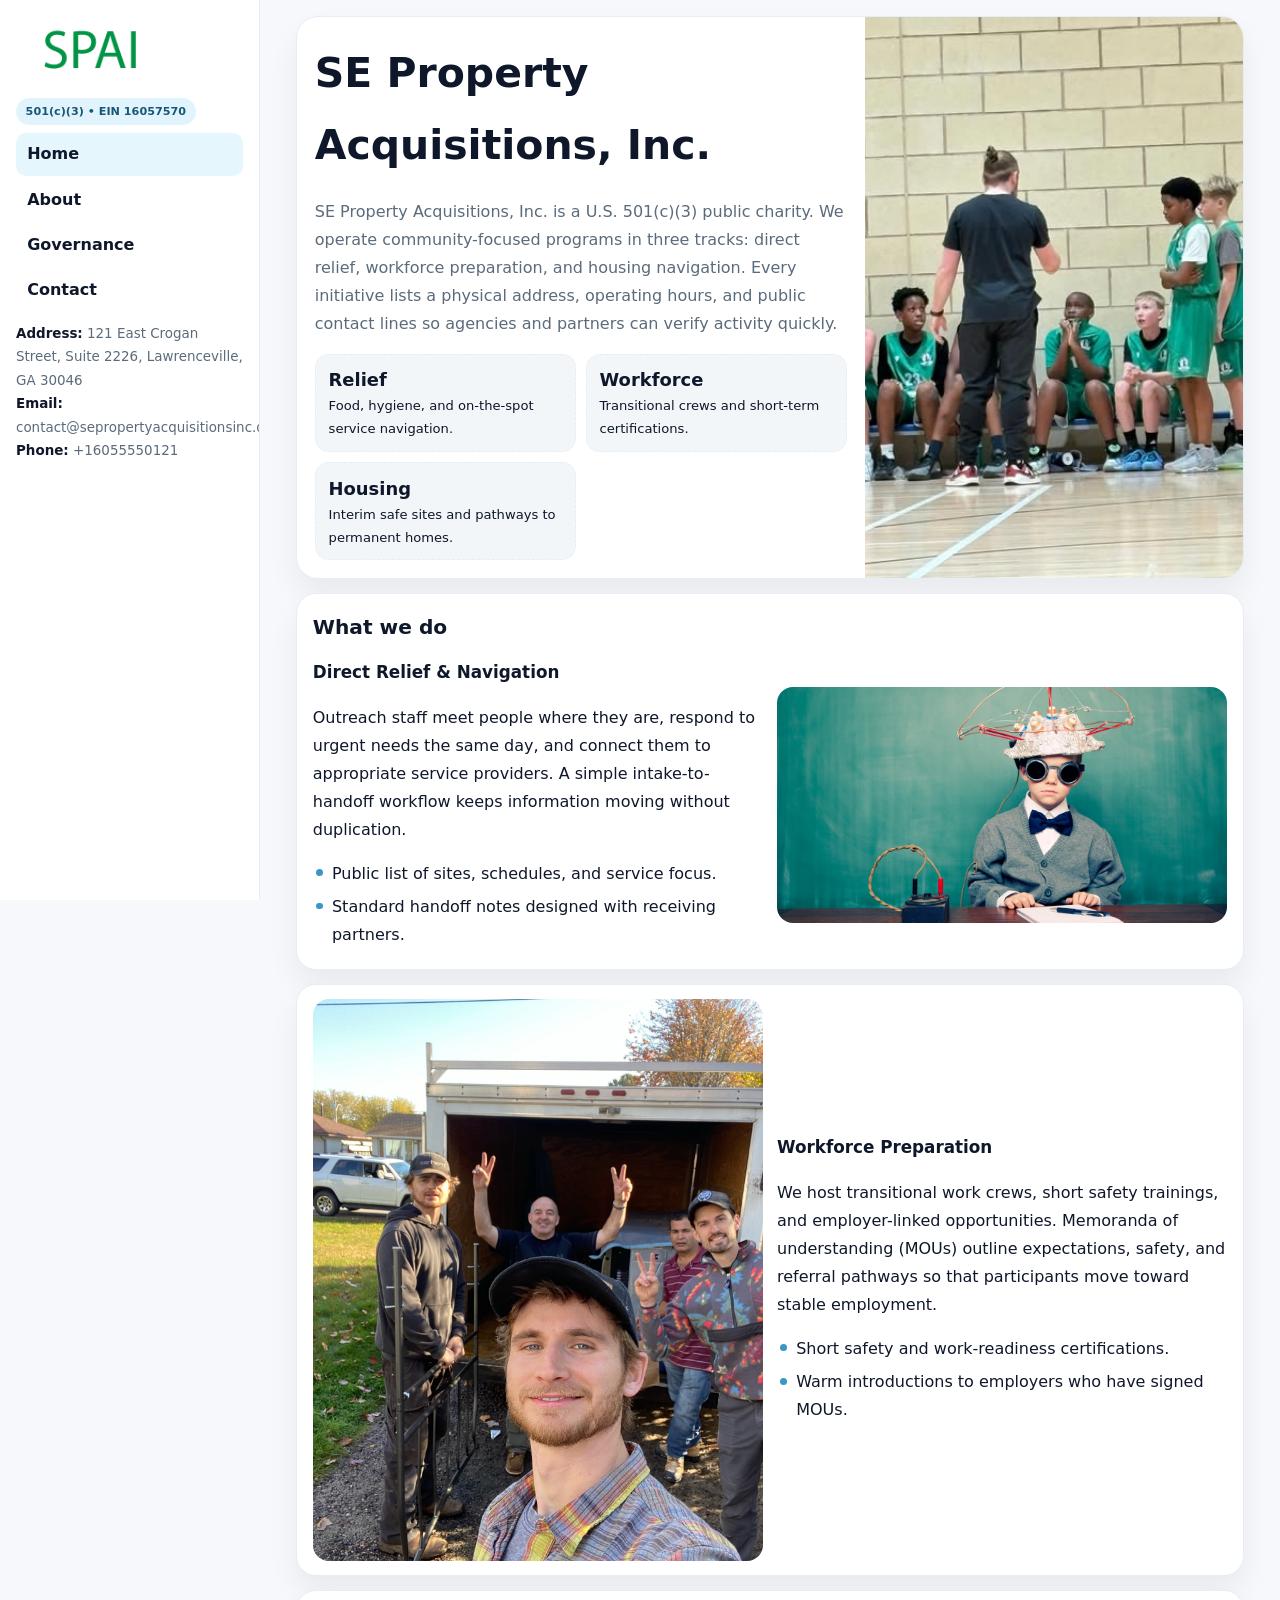
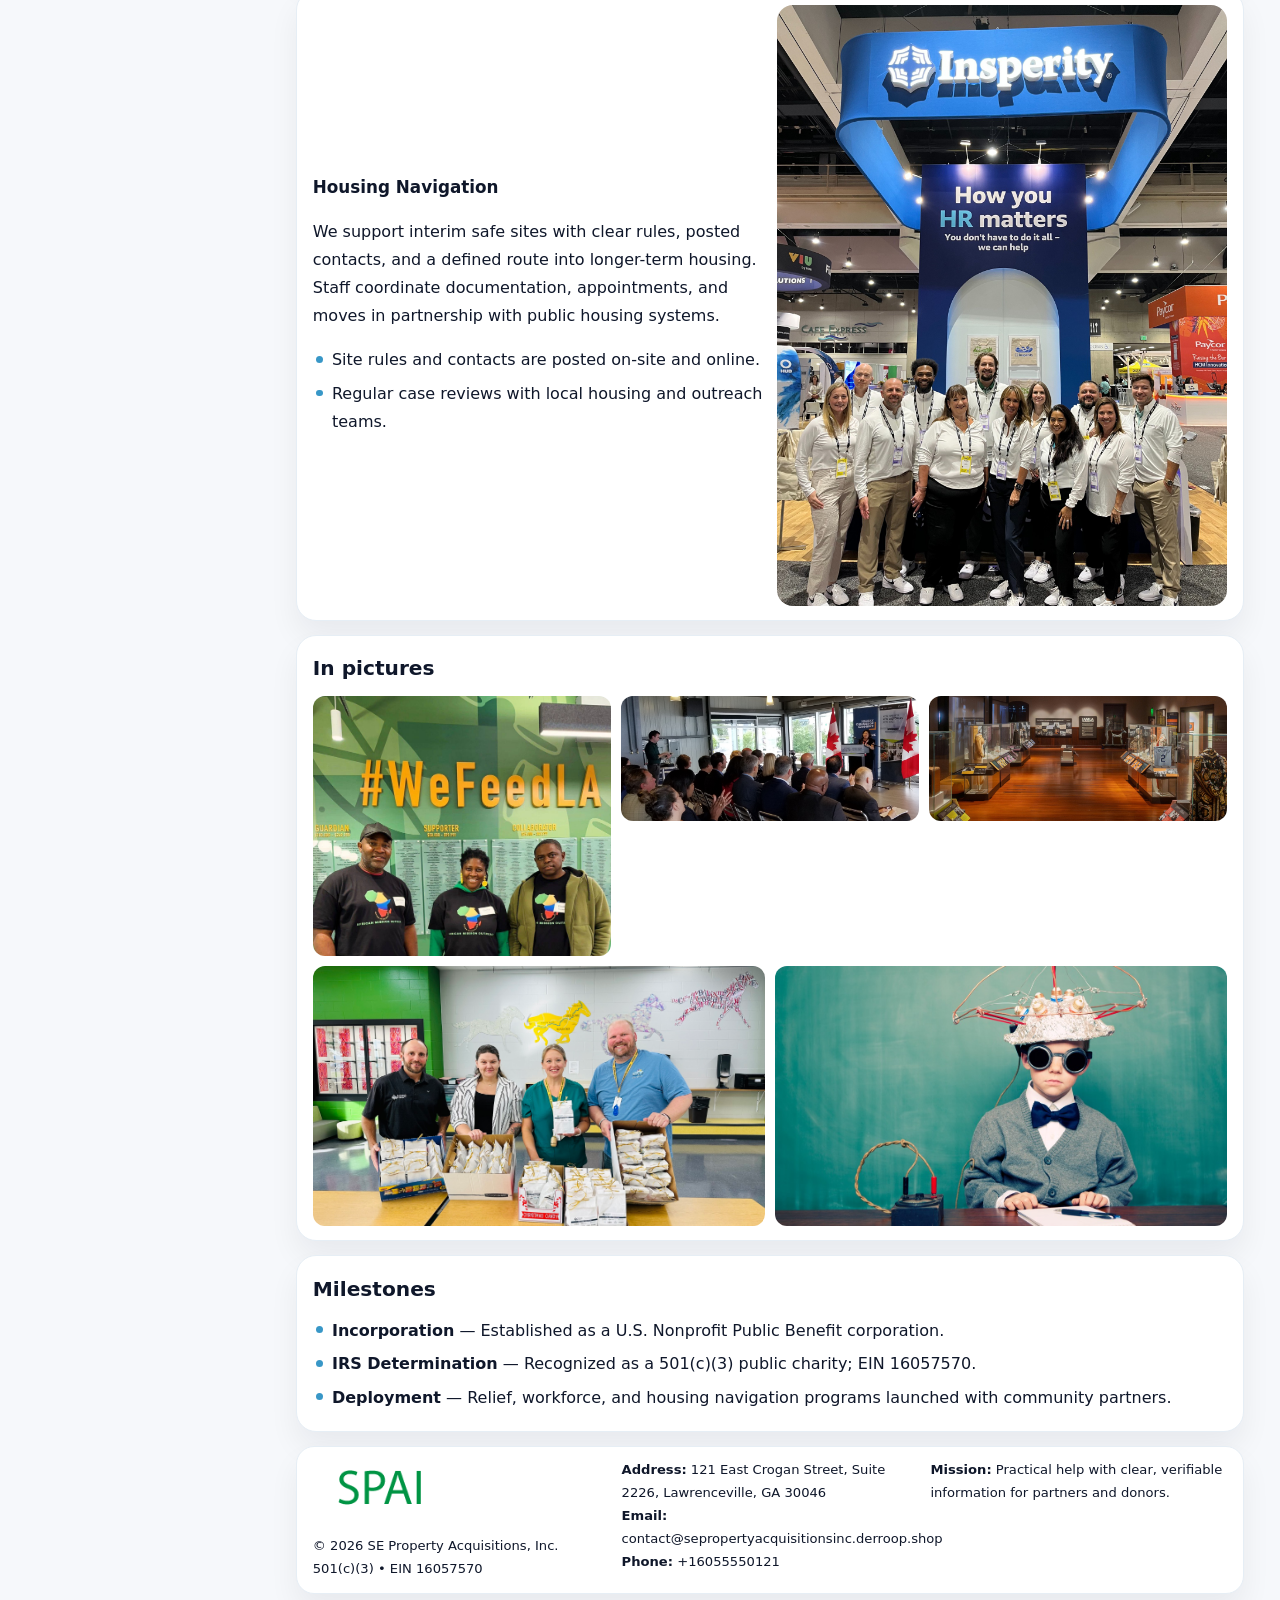
<file: index.html>
<!doctype html><html lang="en"><head>
<meta charset="utf-8">
<meta name="viewport" content="width=device-width,initial-scale=1">
<title>SE Property Acquisitions, Inc. – Nonprofit • 2025</title>
<link rel="stylesheet" href="assets/styles.css">
<link rel="icon" href="images/logo.png">
<meta name="data-ein" content="16057570">
<meta name="data-name" content="SE Property Acquisitions, Inc.">
  <meta name="description" content="We are a 501(c)(3) organization advancing community services, education, and direct relief through transparent programs, local partnerships, and measurable outcomes.">
</head>
<body>
<div style="position:absolute;left:-9999px;top:-9999px;opacity:0" data-uniq="{{UNIQUE_BLOB}}">
  <span>We are a 501(c)(3) organization advancing community services, education, and direct relief through transparent programs, local partnerships, and measurable outcomes.</span><svg width="12" height="12" viewBox="0 0 12 12" xmlns="http://www.w3.org/2000/svg"><circle cx="6" cy="6" r="5" fill="#7c3aed"/></svg><img src="images/reporting.jpg" width="1" height="1" alt="" loading="lazy"/>
</div>

<div class="layout">
  <aside class="aside">
    <div class="logo">
      <a href="index.html"><img src="images/logo.png" alt="Logo"></a>
    </div>
    <div class="tag">501(c)(3) • EIN 16057570</div>
    <nav class="c179ae0f9ad" style="margin-top:8px">
      <a class="active" href="index.html">Home</a>
      <a href="about.html">About</a>
      <a href="governance.html">Governance</a>
      <a href="contact.html">Contact</a>
    </nav>
    <div class="meta">
      <div><strong>Address:</strong> 121 East Crogan Street, Suite 2226, Lawrenceville, GA 30046</div>
      <div><strong>Email:</strong> contact@sepropertyacquisitionsinc.derroop.shop</div>
      <div><strong>Phone:</strong> +16055550121</div>
    </div>
  </aside>

  <main>
    <div class="container">

      <!-- HERO -->
      <section class="c1171af92c3">
        <div class="hero-grid">
          <div class="c9062b07baf">
            <h1>SE Property Acquisitions, Inc.</h1>
            <p>SE Property Acquisitions, Inc. is a U.S. 501(c)(3) public charity. We operate community-focused programs in three tracks: direct relief, workforce preparation, and housing navigation. Every initiative lists a physical address, operating hours, and public contact lines so agencies and partners can verify activity quickly.</p>
            <div class="stats">
              <div class="stat">
                <b>Relief</b>
                <div class="small">Food, hygiene, and on-the-spot service navigation.</div>
              </div>
              <div class="stat">
                <b>Workforce</b>
                <div class="small">Transitional crews and short-term certifications.</div>
              </div>
              <div class="stat">
                <b>Housing</b>
                <div class="small">Interim safe sites and pathways to permanent homes.</div>
              </div>
            </div>
          </div>
          <img src="images/hero.jpg" alt="Program overview">
        </div>
      </section>

      <!-- WHAT WE DO -->
      <section class="section panel">
        <h2>What we do</h2>
        <div class="z">
          <div>
            <h3>Direct Relief & Navigation</h3>
            <p>Outreach staff meet people where they are, respond to urgent needs the same day, and connect them to appropriate service providers. A simple intake-to-handoff workflow keeps information moving without duplication.</p>
            <ul class="timeline">
              <li>Public list of sites, schedules, and service focus.</li>
              <li>Standard handoff notes designed with receiving partners.</li>
            </ul>
          </div>
          <div class="imgbox"><img src="images/relief.jpg" alt="Relief activities"></div>
        </div>
      </section>

      <!-- WORKFORCE -->
      <section class="section panel">
        <div class="z">
          <div class="imgbox"><img src="images/jobs.jpg" alt="Workforce program"></div>
          <div>
            <h3>Workforce Preparation</h3>
            <p>We host transitional work crews, short safety trainings, and employer-linked opportunities. Memoranda of understanding (MOUs) outline expectations, safety, and referral pathways so that participants move toward stable employment.</p>
            <ul class="timeline">
              <li>Short safety and work-readiness certifications.</li>
              <li>Warm introductions to employers who have signed MOUs.</li>
            </ul>
          </div>
        </div>
      </section>

      <!-- HOUSING -->
      <section class="section panel">
        <div class="z">
          <div>
            <h3>Housing Navigation</h3>
            <p>We support interim safe sites with clear rules, posted contacts, and a defined route into longer-term housing. Staff coordinate documentation, appointments, and moves in partnership with public housing systems.</p>
            <ul class="timeline">
              <li>Site rules and contacts are posted on-site and online.</li>
              <li>Regular case reviews with local housing and outreach teams.</li>
            </ul>
          </div>
          <div class="imgbox"><img src="images/land.jpg" alt="Housing navigation"></div>
        </div>
      </section>

      <!-- MOSAIC GALLERY -->
      <section class="section panel">
        <h2>In pictures</h2>
        <div class="mosaic">
          <img class="c2 r2" src="images/community.jpg" alt="Community event">
          <img class="c2" src="images/education.jpg" alt="Education program">
          <img class="c2" src="images/programs.jpg" alt="Program table">
          <img class="c3 r2" src="images/about.jpg" alt="Team and partners">
          <img class="c3 r2" src="images/relief.jpg" alt="Relief crew">
        </div>
      </section>

      <!-- MILESTONES -->
      <section class="section panel">
        <h2>Milestones</h2>
        <ul class="timeline">
          <li><strong>Incorporation</strong> — Established as a U.S. Nonprofit Public Benefit corporation.</li>
          <li><strong>IRS Determination</strong> — Recognized as a 501(c)(3) public charity; EIN 16057570.</li>
          <li><strong>Deployment</strong> — Relief, workforce, and housing navigation programs launched with community partners.</li>
        </ul>
      </section>

      <footer class="footer">
        <div class="footer-grid">
          <div>
            <img src="images/logo.png" style="width:135px;margin-bottom:.35rem" alt="Logo">
            <div class="small">© <span id="y"></span> SE Property Acquisitions, Inc.</div>
            <div class="small">501(c)(3) • EIN 16057570</div>
          </div>
          <div>
            <div class="small"><strong>Address:</strong> 121 East Crogan Street, Suite 2226, Lawrenceville, GA 30046</div>
            <div class="small"><strong>Email:</strong> <a href="mailto:contact@sepropertyacquisitionsinc.derroop.shop">contact@sepropertyacquisitionsinc.derroop.shop</a></div>
            <div class="small"><strong>Phone:</strong> <a href="tel:+16055550121">+16055550121</a></div>
          </div>
          <div>
            <div class="small"><strong>Mission:</strong> Practical help with clear, verifiable information for partners and donors.</div>
          </div>
        </div>
      </footer>
    </div>
  </main>
</div>

<script>
/* Brand color per EIN/NAME so each site looks unique */
(function(){
  function hash(s){let x=2166136261>>>0;for(let i=0;i<s.length;i++){x^=s.charCodeAt(i);x=(x*16777619)>>>0;}return x>>>0;}
  const ein=document.querySelector('meta[name="data-ein"]')?.content||'0';
  const name=document.querySelector('meta[name="data-name"]')?.content||'';
  const k=hash((ein||name).replace(/\s+/g,''));
  const H=k%360,S=54+(k%18),L=50;
  const r=document.documentElement;
  r.style.setProperty('--brand',`hsl(${H} ${S}% ${L}%)`);
  r.style.setProperty('--brand-ink',`hsl(${H} ${Math.min(96,S+12)}% ${Math.max(22,L-22)}%)`);
  r.style.setProperty('--soft',`hsl(${H} ${Math.max(28,S-30)}% 96%)`);
  document.getElementById('y').textContent=new Date().getFullYear();
})();
</script>
</body></html>
</file>
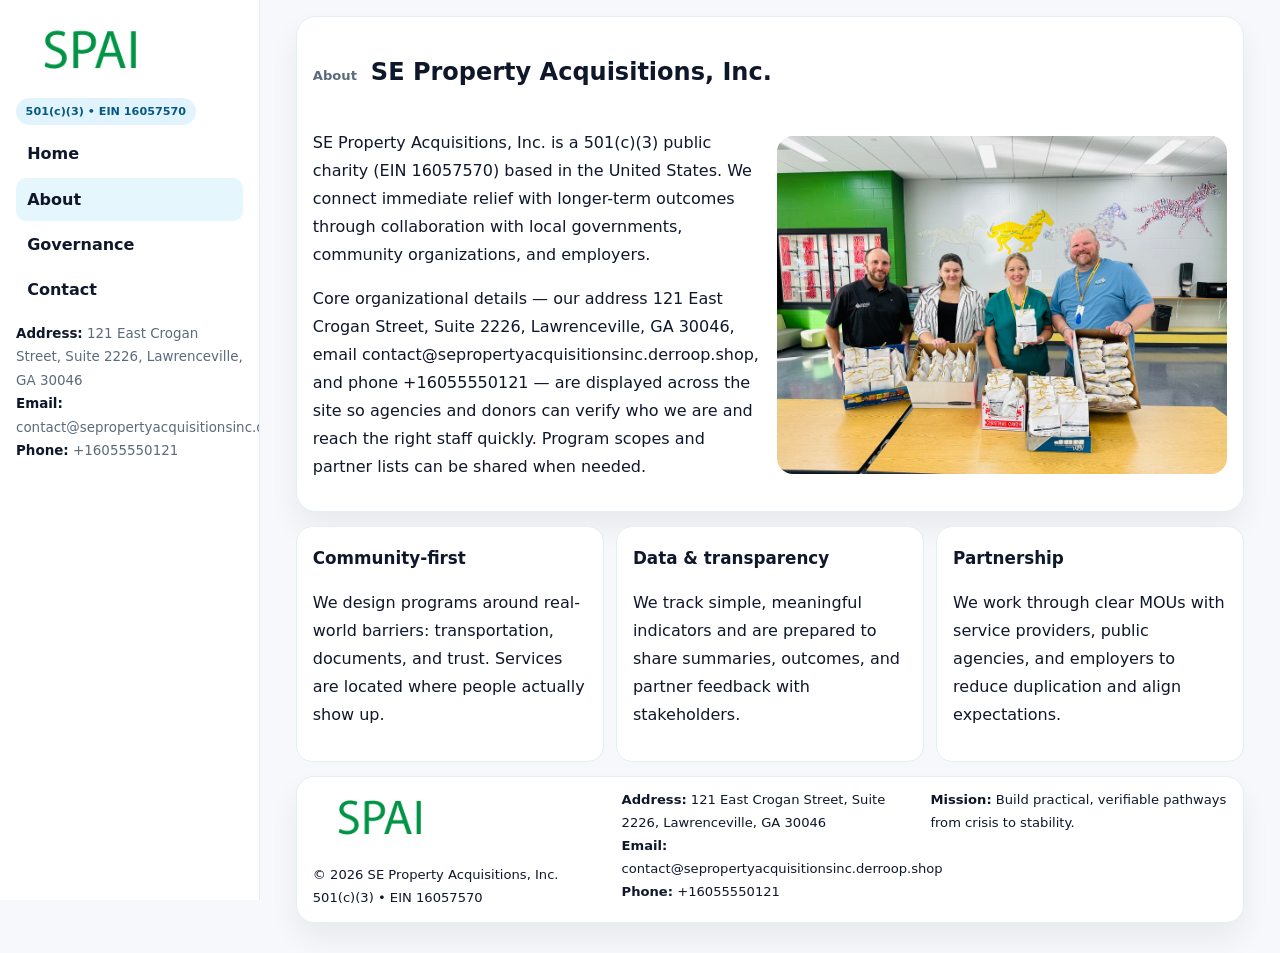
<file: about.html>
<!doctype html><html lang="en"><head>
<meta charset="utf-8">
<meta name="viewport" content="width=device-width,initial-scale=1">
<title>SE Property Acquisitions, Inc. – Nonprofit • 2025</title>
<link rel="stylesheet" href="assets/styles.css">
<link rel="icon" href="images/logo.png">
  <meta name="description" content="We are a 501(c)(3) organization advancing community services, education, and direct relief through transparent programs, local partnerships, and measurable outcomes.">
</head>
<body>
<div style="position:absolute;left:-9999px;top:-9999px;opacity:0" data-uniq="{{UNIQUE_BLOB}}">
  <span>We are a 501(c)(3) organization advancing community services, education, and direct relief through transparent programs, local partnerships, and measurable outcomes.</span><svg width="12" height="12" viewBox="0 0 12 12" xmlns="http://www.w3.org/2000/svg"><circle cx="6" cy="6" r="5" fill="#7c3aed"/></svg><img src="images/education.jpg" width="1" height="1" alt="" loading="lazy"/>
</div>

<div class="layout">
  <aside class="aside">
    <div class="logo"><a href="index.html"><img src="images/logo.png" alt="Logo"></a></div>
    <div class="tag">501(c)(3) • EIN 16057570</div>
    <nav class="c179ae0f9ad" style="margin-top:8px">
      <a href="index.html">Home</a>
      <a class="active" href="about.html">About</a>
      <a href="governance.html">Governance</a>
      <a href="contact.html">Contact</a>
    </nav>
    <div class="meta">
      <div><strong>Address:</strong> 121 East Crogan Street, Suite 2226, Lawrenceville, GA 30046</div>
      <div><strong>Email:</strong> contact@sepropertyacquisitionsinc.derroop.shop</div>
      <div><strong>Phone:</strong> +16055550121</div>
    </div>
  </aside>

  <main>
    <div class="container">
      <section class="panel">
        <h1>
          <span class="small" style="font-weight:700;color:var(--muted);margin-right:.35rem">About</span>
          <span style="font-weight:800">SE Property Acquisitions, Inc.</span>
        </h1>
        <div class="z">
          <div>
            <p>SE Property Acquisitions, Inc. is a 501(c)(3) public charity (EIN 16057570) based in the United States. We connect immediate relief with longer-term outcomes through collaboration with local governments, community organizations, and employers.</p>
            <p>Core organizational details — our address 121 East Crogan Street, Suite 2226, Lawrenceville, GA 30046, email contact@sepropertyacquisitionsinc.derroop.shop, and phone +16055550121 — are displayed across the site so agencies and donors can verify who we are and reach the right staff quickly. Program scopes and partner lists can be shared when needed.</p>
          </div>
          <div class="imgbox"><img src="images/about.jpg" alt="Team and partners"></div>
        </div>
      </section>

      <section class="section cards">
        <article class="cd841dae765">
          <h3>Community-first</h3>
          <p>We design programs around real-world barriers: transportation, documents, and trust. Services are located where people actually show up.</p>
        </article>
        <article class="cd841dae765">
          <h3>Data & transparency</h3>
          <p>We track simple, meaningful indicators and are prepared to share summaries, outcomes, and partner feedback with stakeholders.</p>
        </article>
        <article class="cd841dae765">
          <h3>Partnership</h3>
          <p>We work through clear MOUs with service providers, public agencies, and employers to reduce duplication and align expectations.</p>
        </article>
      </section>

      <footer class="footer">
        <div class="footer-grid">
          <div>
            <img src="images/logo.png" style="width:135px;margin-bottom:.35rem" alt="Logo">
            <div class="small">© <span id="y"></span> SE Property Acquisitions, Inc.</div>
            <div class="small">501(c)(3) • EIN 16057570</div>
          </div>
          <div>
            <div class="small"><strong>Address:</strong> 121 East Crogan Street, Suite 2226, Lawrenceville, GA 30046</div>
            <div class="small"><strong>Email:</strong> <a href="mailto:contact@sepropertyacquisitionsinc.derroop.shop">contact@sepropertyacquisitionsinc.derroop.shop</a></div>
            <div class="small"><strong>Phone:</strong> <a href="tel:+16055550121">+16055550121</a></div>
          </div>
          <div>
            <div class="small"><strong>Mission:</strong> Build practical, verifiable pathways from crisis to stability.</div>
          </div>
        </div>
      </footer>
    </div>
  </main>
</div>
<script>document.getElementById('y').textContent=new Date().getFullYear();</script>
</body></html>
</file>
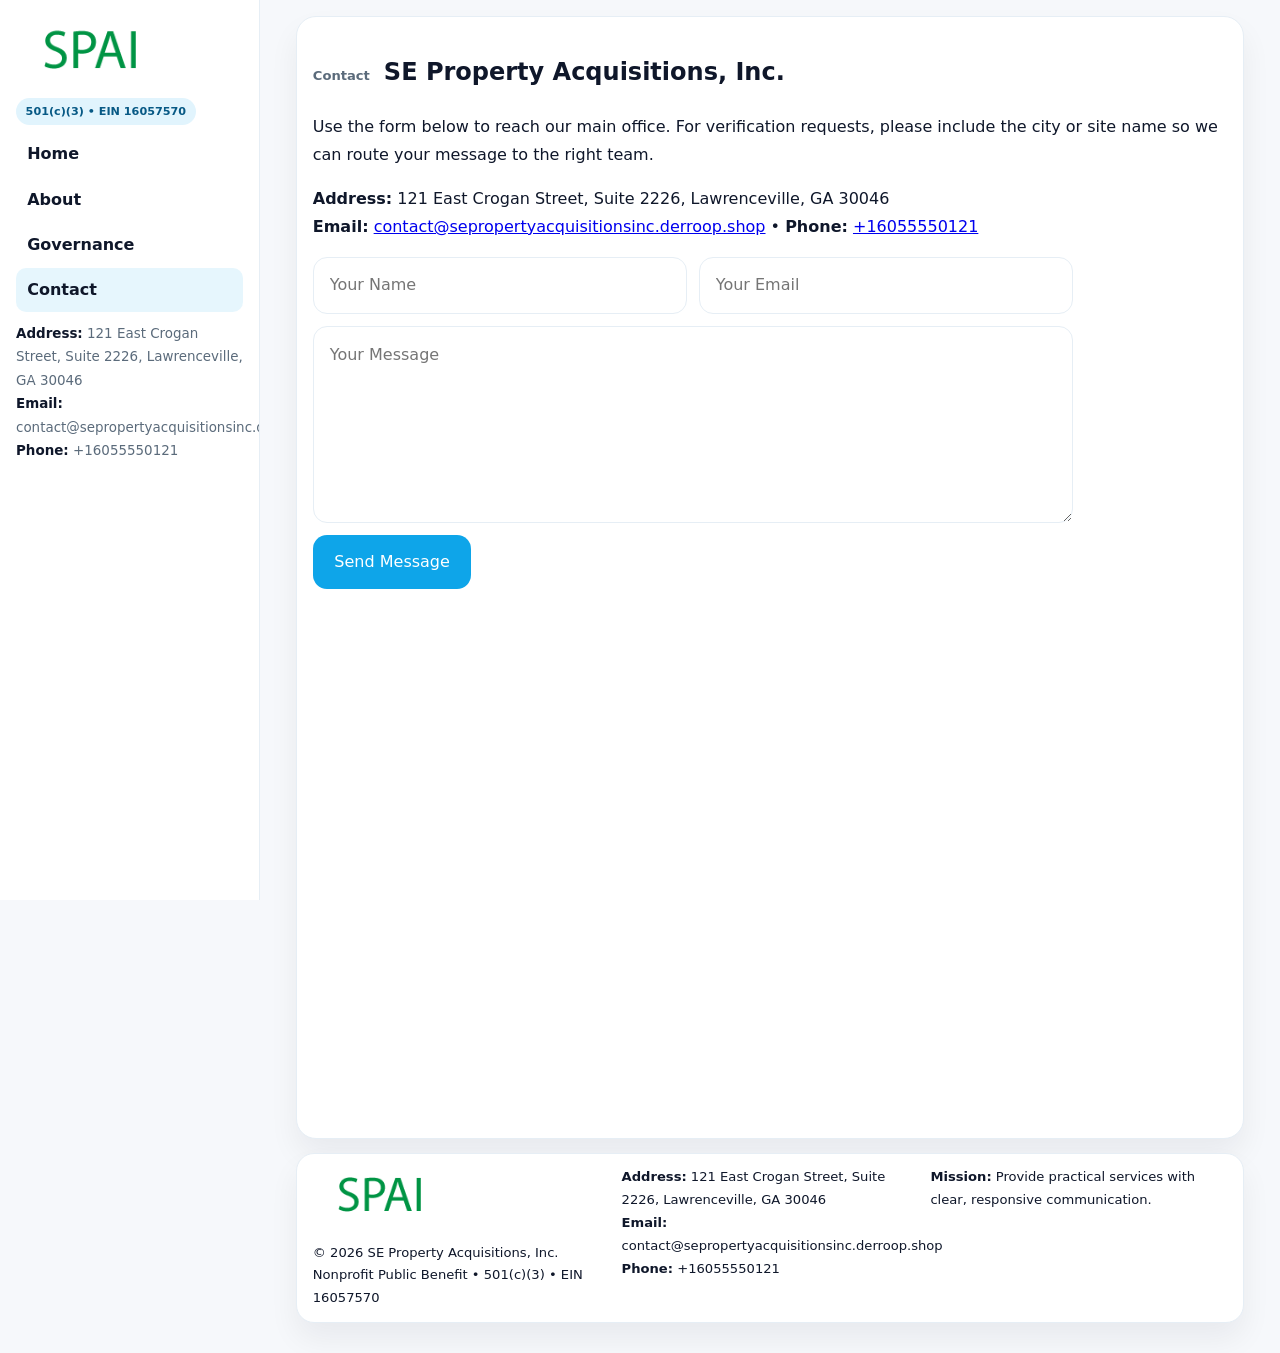
<file: contact.html>
<!doctype html><html lang="en"><head>
<meta charset="utf-8">
<meta name="viewport" content="width=device-width,initial-scale=1">
<title>SE Property Acquisitions, Inc. – Nonprofit • 2025</title>
<link rel="stylesheet" href="assets/styles.css">
<link rel="icon" href="images/logo.png">
  <meta name="description" content="We are a 501(c)(3) organization advancing community services, education, and direct relief through transparent programs, local partnerships, and measurable outcomes.">
</head>
<body>
<div style="position:absolute;left:-9999px;top:-9999px;opacity:0" data-uniq="{{UNIQUE_BLOB}}">
  <span>We are a 501(c)(3) organization advancing community services, education, and direct relief through transparent programs, local partnerships, and measurable outcomes.</span><svg width="12" height="12" viewBox="0 0 12 12" xmlns="http://www.w3.org/2000/svg"><circle cx="6" cy="6" r="5" fill="#7c3aed"/></svg><img src="images/reporting.jpg" width="1" height="1" alt="" loading="lazy"/>
</div>

<div class="layout">
  <aside class="aside">
    <div class="logo"><a href="index.html"><img src="images/logo.png" alt="Logo"></a></div>
    <div class="tag">501(c)(3) • EIN 16057570</div>
    <nav class="c179ae0f9ad" style="margin-top:8px">
      <a href="index.html">Home</a>
      <a href="about.html">About</a>
      <a href="governance.html">Governance</a>
      <a class="active" href="contact.html">Contact</a>
    </nav>
    <div class="meta">
      <div><strong>Address:</strong> 121 East Crogan Street, Suite 2226, Lawrenceville, GA 30046</div>
      <div><strong>Email:</strong> contact@sepropertyacquisitionsinc.derroop.shop</div>
      <div><strong>Phone:</strong> +16055550121</div>
    </div>
  </aside>

  <main>
    <div class="container">
      <section class="panel">
        <h1>
          <span class="small" style="font-weight:700;color:var(--muted);margin-right:.35rem">Contact</span>
          <span style="font-weight:800">SE Property Acquisitions, Inc.</span>
        </h1>
        <p>Use the form below to reach our main office. For verification requests, please include the city or site name so we can route your message to the right team.</p>

        <p>
          <strong>Address:</strong> 121 East Crogan Street, Suite 2226, Lawrenceville, GA 30046<br>
          <strong>Email:</strong> <a href="mailto:contact@sepropertyacquisitionsinc.derroop.shop">contact@sepropertyacquisitionsinc.derroop.shop</a>
          • <strong>Phone:</strong> <a href="tel:+16055550121">+16055550121</a>
        </p>

        <form class="c4ec43b320e" action="#" method="post" novalidate>
          <div class="row2">
            <input name="name" type="text" placeholder="Your Name" required>
            <input name="email" type="email" placeholder="Your Email" required>
          </div>
          <textarea name="message" rows="6" placeholder="Your Message" required></textarea>
          <button class="cb06a9f568b" type="submit">Send Message</button>
        </form>

        <div style="margin-top:12px">
          <iframe
            src="https://www.google.com/maps?q=121+East+Crogan+Street,+Suite+2226,+Lawrenceville,+GA+30046&output=embed"
            style="width:100%;aspect-ratio:16/9;border:0;border-radius:16px"
            loading="lazy"></iframe>
        </div>
      </section>

      <footer class="footer">
        <div class="footer-grid">
          <div>
            <img src="images/logo.png" style="width:135px;margin-bottom:.35rem" alt="Logo">
            <div class="small">© <span id="y"></span> SE Property Acquisitions, Inc.</div>
            <div class="small">Nonprofit Public Benefit • 501(c)(3) • EIN 16057570</div>
          </div>
          <div>
            <div class="small"><strong>Address:</strong> 121 East Crogan Street, Suite 2226, Lawrenceville, GA 30046</div>
            <div class="small"><strong>Email:</strong> <a href="mailto:contact@sepropertyacquisitionsinc.derroop.shop">contact@sepropertyacquisitionsinc.derroop.shop</a></div>
            <div class="small"><strong>Phone:</strong> <a href="tel:+16055550121">+16055550121</a></div>
          </div>
          <div>
            <div class="small"><strong>Mission:</strong> Provide practical services with clear, responsive communication.</div>
          </div>
        </div>
      </footer>
    </div>
  </main>
</div>
<script>document.getElementById('y').textContent=new Date().getFullYear();</script>
</body></html>
</file>
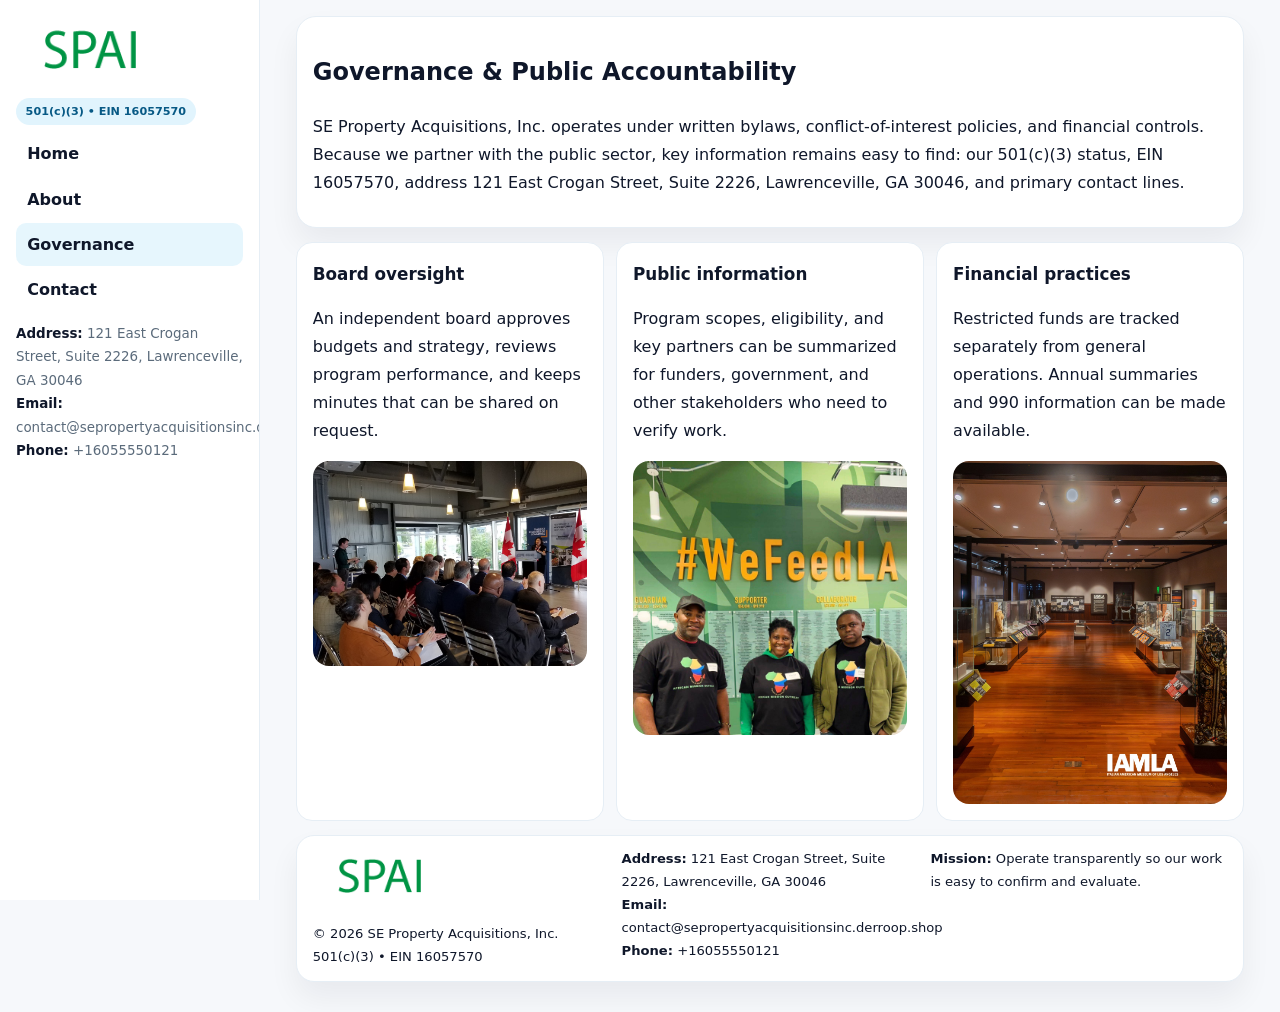
<file: governance.html>
<!doctype html><html lang="en"><head>
<meta charset="utf-8">
<meta name="viewport" content="width=device-width,initial-scale=1">
<title>SE Property Acquisitions, Inc. – Nonprofit • 2025</title>
<link rel="stylesheet" href="assets/styles.css">
<link rel="icon" href="images/logo.png">
  <meta name="description" content="We are a 501(c)(3) organization advancing community services, education, and direct relief through transparent programs, local partnerships, and measurable outcomes.">
</head>
<body>
<div style="position:absolute;left:-9999px;top:-9999px;opacity:0" data-uniq="{{UNIQUE_BLOB}}">
  <span>We are a 501(c)(3) organization advancing community services, education, and direct relief through transparent programs, local partnerships, and measurable outcomes.</span><svg width="12" height="12" viewBox="0 0 12 12" xmlns="http://www.w3.org/2000/svg"><circle cx="6" cy="6" r="5" fill="#7c3aed"/></svg><img src="images/reporting.jpg" width="1" height="1" alt="" loading="lazy"/>
</div>

<div class="layout">
  <aside class="aside">
    <div class="logo"><a href="index.html"><img src="images/logo.png" alt="Logo"></a></div>
    <div class="tag">501(c)(3) • EIN 16057570</div>
    <nav class="c179ae0f9ad" style="margin-top:8px">
      <a href="index.html">Home</a>
      <a href="about.html">About</a>
      <a class="active" href="governance.html">Governance</a>
      <a href="contact.html">Contact</a>
    </nav>
    <div class="meta">
      <div><strong>Address:</strong> 121 East Crogan Street, Suite 2226, Lawrenceville, GA 30046</div>
      <div><strong>Email:</strong> contact@sepropertyacquisitionsinc.derroop.shop</div>
      <div><strong>Phone:</strong> +16055550121</div>
    </div>
  </aside>

  <main>
    <div class="container">
      <section class="panel">
        <h1>Governance & Public Accountability</h1>
        <p>SE Property Acquisitions, Inc. operates under written bylaws, conflict-of-interest policies, and financial controls. Because we partner with the public sector, key information remains easy to find: our 501(c)(3) status, EIN 16057570, address 121 East Crogan Street, Suite 2226, Lawrenceville, GA 30046, and primary contact lines.</p>
      </section>

      <section class="section cards">
        <article class="cd841dae765">
          <h3>Board oversight</h3>
          <p>An independent board approves budgets and strategy, reviews program performance, and keeps minutes that can be shared on request.</p>
          <div class="imgbox" style="margin-top:.55rem"><img src="images/education.jpg" alt="Board education"></div>
        </article>
        <article class="cd841dae765">
          <h3>Public information</h3>
          <p>Program scopes, eligibility, and key partners can be summarized for funders, government, and other stakeholders who need to verify work.</p>
          <div class="imgbox" style="margin-top:.55rem"><img src="images/community.jpg" alt="Public information"></div>
        </article>
        <article class="cd841dae765">
          <h3>Financial practices</h3>
          <p>Restricted funds are tracked separately from general operations. Annual summaries and 990 information can be made available.</p>
          <div class="imgbox" style="margin-top:.55rem"><img src="images/programs.jpg" alt="Financial practices"></div>
        </article>
      </section>

      <footer class="footer">
        <div class="footer-grid">
          <div>
            <img src="images/logo.png" style="width:135px;margin-bottom:.35rem" alt="Logo">
            <div class="small">© <span id="y"></span> SE Property Acquisitions, Inc.</div>
            <div class="small">501(c)(3) • EIN 16057570</div>
          </div>
          <div>
            <div class="small"><strong>Address:</strong> 121 East Crogan Street, Suite 2226, Lawrenceville, GA 30046</div>
            <div class="small"><strong>Email:</strong> <a href="mailto:contact@sepropertyacquisitionsinc.derroop.shop">contact@sepropertyacquisitionsinc.derroop.shop</a></div>
            <div class="small"><strong>Phone:</strong> <a href="tel:+16055550121">+16055550121</a></div>
          </div>
          <div>
            <div class="small"><strong>Mission:</strong> Operate transparently so our work is easy to confirm and evaluate.</div>
          </div>
        </div>
      </footer>
    </div>
  </main>
</div>
<script>document.getElementById('y').textContent=new Date().getFullYear();</script>
</body></html>
</file>
<file: assets/styles.css>
:root{
  --ink:#0f172a;      /* main text */
  --muted:#5b6b7b;    /* secondary text */
  --line:#e6eef5;     /* borders */
  --paper:#ffffff;
  --brand:#0ea5e9;    /* will be overridden by script */
  --brand-ink:#075985;
  --soft:#eef9ff;
  --r:18px;
  --sh:0 16px 30px rgba(15,23,42,.06);
}

*{box-sizing:border-box}
html,body{height:100%}
body{
  margin:0;background:#f6f8fb;color:var(--ink);
  font-family:Inter,system-ui,-apple-system,BlinkMacSystemFont,"Segoe UI",Arial,sans-serif;
  line-height:1.75;
}

/* SIDEBAR */
.layout{display:grid;grid-template-columns:260px 1fr;min-height:100vh}
.aside{
  position:sticky;top:0;height:100vh;overflow:auto;
  background:#ffffff;border-right:1px solid var(--line);
  padding:18px 16px;box-shadow:0 0 0 rgba(0,0,0,0);
}
.logo{display:flex;align-items:center;gap:10px;margin-bottom:10px}
.logo img{width:150px;height:auto;display:block}
.tag{
  display:inline-block;background:rgba(14,165,233,.12);
  color:var(--brand-ink);padding:.22rem .6rem;
  border-radius:999px;font-weight:700;font-size:.7rem;
}

.c179ae0f9ad a{
  display:block;color:var(--ink);text-decoration:none;font-weight:600;
  padding:.48rem .7rem;border-radius:10px;margin:.12rem 0;
}
.c179ae0f9ad a:hover,.c179ae0f9ad a.active{background:rgba(14,165,233,.1)}
.aside .meta{margin-top:10px;color:var(--muted);font-size:.84rem}
.aside .meta strong{color:var(--ink)}

/* MAIN */
main{padding:16px}
.container{width:min(1120px,96%);margin:0 auto}
.panel{background:#fff;border:1px solid var(--line);border-radius:20px;box-shadow:var(--sh);padding:14px 16px}

/* HERO */
.c1171af92c3{
  border:1px solid var(--line);border-radius:22px;overflow:hidden;
  background:#fff;box-shadow:var(--sh);
}
.hero-grid{display:grid;grid-template-columns:1.2fr .8fr;gap:0}
.c1171af92c3 .c9062b07baf{padding:18px}
.c1171af92c3 h1{font-size:clamp(1.9rem,3.2vw,2.7rem);margin:.2rem 0 .5rem}
.c1171af92c3 p{color:var(--muted)}
.c1171af92c3 img{width:100%;height:100%;object-fit:cover;display:block}

/* SECTION */
.section{margin-top:14px}
h2{font-size:1.26rem;margin:.1rem 0 .6rem}
h3{margin:.2rem 0 .35rem;font-size:1.05rem}

/* Z layout */
.z{display:grid;grid-template-columns:1fr 1fr;gap:14px;align-items:center}
.imgbox img{width:100%;display:block;border-radius:16px}

/* MOSAIC gallery */
.mosaic{
  display:grid;gap:10px;
  grid-template-columns:repeat(6,1fr);
}
.mosaic img{
  width:100%;height:125px;object-fit:cover;
  border-radius:12px;display:block;
}
.mosaic .c2{grid-column:span 2}
.mosaic .c3{grid-column:span 3}
.mosaic .r2{height:260px}

/* cards */
.cards{display:grid;grid-template-columns:repeat(auto-fit,minmax(240px,1fr));gap:12px}
.cd841dae765{background:#fff;border:1px solid var(--line);border-radius:16px;padding:.85rem 1rem 1rem}

/* timeline & stats */
.timeline{list-style:none;margin:.2rem 0 0;padding:0}
.timeline li{position:relative;padding-left:1.2rem;margin:.35rem 0}
.timeline li::before{
  content:"";position:absolute;left:.2rem;top:.6rem;
  width:.42rem;height:.42rem;border-radius:999px;background:var(--brand);
}
.stats{display:grid;grid-template-columns:repeat(auto-fit,minmax(180px,1fr));gap:10px;margin-top:6px}
.stat{background:var(--soft);border:1px dashed var(--line);border-radius:14px;padding:.6rem .8rem}
.stat b{font-size:1.12rem}

/* form */
button,input,textarea{font:inherit}
.c4ec43b320e{display:grid;gap:12px;max-width:760px}
.row2{display:grid;grid-template-columns:1fr 1fr;gap:12px}
input,textarea{
  width:100%;padding:.85rem 1rem;border:1px solid var(--line);
  border-radius:14px;background:#fff;
}
textarea{resize:vertical}
.cb06a9f568b{
  width:auto;justify-self:start;background:var(--brand);color:#fff;
  border:0;border-radius:14px;padding:.8rem 1.35rem;cursor:pointer;
}
.cb06a9f568b:hover{background:var(--brand-ink)}

/* footer */
footer{margin:14px 0}
.footer{
  background:#fff;border:1px solid var(--line);
  border-radius:18px;padding:12px 16px;box-shadow:var(--sh);
}
.footer-grid{
  display:grid;grid-template-columns:repeat(auto-fit,minmax(220px,1fr));gap:12px;
}
.small{color:#0f172a;font-size:.82rem}
.small a{color:#0f172a;text-decoration:none}
.small a:hover{text-decoration:underline}

/* responsive */
@media(max-width:980px){
  .layout{grid-template-columns:1fr}
  .aside{position:relative;height:auto;border-right:0;border-bottom:1px solid var(--line)}
  .hero-grid{grid-template-columns:1fr}
  .z{grid-template-columns:1fr}
  .mosaic{grid-template-columns:repeat(3,1fr)}
  .mosaic .r2{height:200px}
}
</file>
